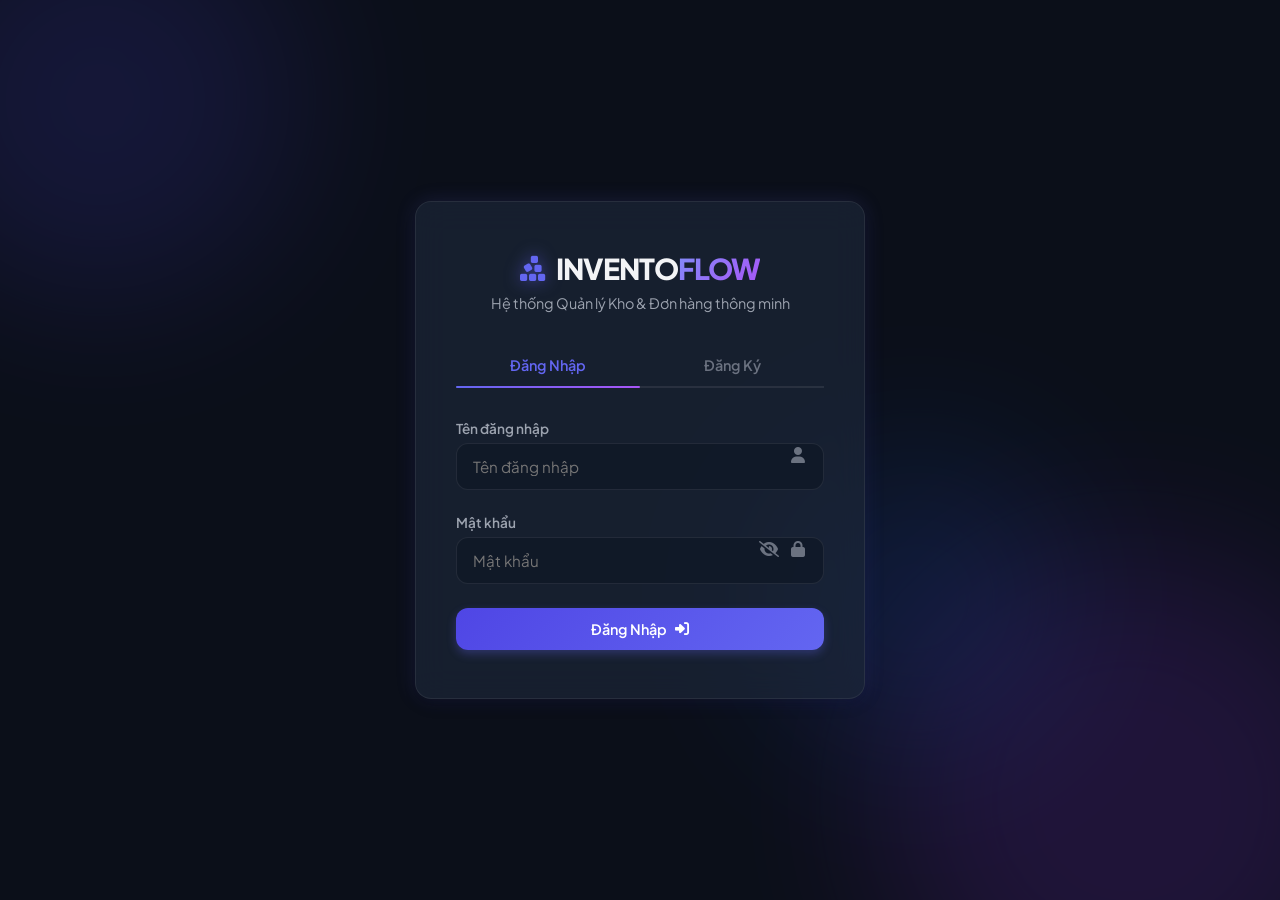
<file: INVENTO-FLOW/wwwroot/index.html>
<!DOCTYPE html>
<html lang="vi">
<head>
    <meta charset="UTF-8">
    <meta name="viewport" content="width=device-width, initial-scale=1.0">
    <title>InventoFlow - Hệ Thống Quản Lý Kho & Đơn Hàng</title>
    <meta name="description" content="Hệ thống quản lý kho hàng, sản phẩm và đơn đặt hàng InventoFlow cao cấp.">
    <!-- Google Fonts -->
    <link rel="preconnect" href="https://fonts.googleapis.com">
    <link rel="preconnect" href="https://fonts.gstatic.com" crossorigin>
    <link href="https://fonts.googleapis.com/css2?family=Plus+Jakarta+Sans:wght@300;400;500;600;700;800&display=swap" rel="stylesheet">
    <!-- FontAwesome Icons -->
    <link rel="stylesheet" href="https://cdnjs.cloudflare.com/ajax/libs/font-awesome/6.4.0/css/all.min.css">
    <!-- Custom Style CSS -->
    <link rel="stylesheet" href="css/style.css">
</head>
<body class="dark-theme">
    
    <!-- Toast Notification -->
    <div id="toast-container"></div>

    <!-- Auth View -->
    <section id="auth-section" class="auth-section">
        <div class="auth-bg-animation">
            <div class="blob blob-1"></div>
            <div class="blob blob-2"></div>
            <div class="blob blob-3"></div>
        </div>
        <div class="auth-card">
            <div class="auth-header">
                <div class="logo">
                    <i class="fa-solid fa-cubes-stacked glow-icon"></i>
                    <span>INVENTO<span class="gradient-text">FLOW</span></span>
                </div>
                <p class="auth-subtitle">Hệ thống Quản lý Kho & Đơn hàng thông minh</p>
            </div>
            
            <div class="auth-tabs">
                <button id="tab-login-btn" class="auth-tab active" onclick="switchAuthTab('login')">Đăng Nhập</button>
                <button id="tab-register-btn" class="auth-tab" onclick="switchAuthTab('register')">Đăng Ký</button>
            </div>

            <!-- Login Form -->
            <form id="login-form" class="auth-form" onsubmit="handleLogin(event)">
                <div class="input-group">
                    <i class="fa-solid fa-user input-icon"></i>
                    <input type="text" id="login-username" placeholder="Tên đăng nhập" required autocomplete="username">
                    <label for="login-username">Tên đăng nhập</label>
                </div>
                <div class="input-group">
                    <i class="fa-solid fa-lock input-icon"></i>
                    <input type="password" id="login-password" placeholder="Mật khẩu" required autocomplete="current-password">
                    <label for="login-password">Mật khẩu</label>
                    <i class="fa-solid fa-eye-slash toggle-password" onclick="togglePasswordVisibility('login-password', this)"></i>
                </div>
                <button type="submit" id="btn-login-submit" class="btn-primary btn-block">
                    <span>Đăng Nhập</span>
                    <i class="fa-solid fa-right-to-bracket"></i>
                </button>
            </form>

            <!-- Register Form -->
            <form id="register-form" class="auth-form hidden" onsubmit="handleRegister(event)">
                <div class="input-group">
                    <i class="fa-solid fa-user input-icon"></i>
                    <input type="text" id="register-username" placeholder="Tên đăng nhập" required autocomplete="username">
                    <label for="register-username">Tên đăng nhập</label>
                </div>
                <div class="input-group">
                    <i class="fa-solid fa-lock input-icon"></i>
                    <input type="password" id="register-password" placeholder="Mật khẩu" required autocomplete="new-password">
                    <label for="register-password">Mật khẩu</label>
                    <i class="fa-solid fa-eye-slash toggle-password" onclick="togglePasswordVisibility('register-password', this)"></i>
                </div>
                <div class="input-group">
                    <i class="fa-solid fa-circle-check input-icon"></i>
                    <input type="password" id="register-confirm-password" placeholder="Xác nhận mật khẩu" required autocomplete="new-password">
                    <label for="register-confirm-password">Xác nhận mật khẩu</label>
                    <i class="fa-solid fa-eye-slash toggle-password" onclick="togglePasswordVisibility('register-confirm-password', this)"></i>
                </div>
                <button type="submit" id="btn-register-submit" class="btn-primary btn-block">
                    <span>Tạo Tài Khoản</span>
                    <i class="fa-solid fa-user-plus"></i>
                </button>
            </form>
        </div>
    </section>

    <!-- App View (Dashboard) -->
    <section id="app-section" class="app-section hidden">
        <!-- Sidebar Navigation -->
        <aside class="sidebar">
            <div class="sidebar-header">
                <div class="logo">
                    <i class="fa-solid fa-cubes-stacked glow-icon"></i>
                    <span>INVENTO<span class="gradient-text">FLOW</span></span>
                </div>
            </div>
            
            <div class="user-profile-card">
                <div class="avatar">
                    <i class="fa-solid fa-user-astronaut"></i>
                </div>
                <div class="user-info">
                    <h4 id="user-display-name">Guest</h4>
                    <span id="user-display-role" class="role-badge user-role">User</span>
                </div>
            </div>

            <nav class="sidebar-nav">
                <ul>
                    <li>
                        <button class="nav-btn active" data-tab="dashboard-tab" onclick="switchTab('dashboard-tab')">
                            <i class="fa-solid fa-chart-line"></i>
                            <span>Tổng Quan</span>
                        </button>
                    </li>
                    <li>
                        <button class="nav-btn" data-tab="products-tab" onclick="switchTab('products-tab')">
                            <i class="fa-solid fa-boxes-stacked"></i>
                            <span>Sản Phẩm</span>
                        </button>
                    </li>
                    <li>
                        <button class="nav-btn" data-tab="orders-tab" onclick="switchTab('orders-tab')">
                            <i class="fa-solid fa-receipt"></i>
                            <span>Đơn Hàng</span>
                        </button>
                    </li>
                    <li>
                        <button class="nav-btn" data-tab="categories-tab" onclick="switchTab('categories-tab')">
                            <i class="fa-solid fa-tags"></i>
                            <span>Danh Mục</span>
                        </button>
                    </li>
                    <li>
                        <button class="nav-btn" data-tab="suppliers-tab" onclick="switchTab('suppliers-tab')">
                            <i class="fa-solid fa-truck-field"></i>
                            <span>Nhà Cung Cấp</span>
                        </button>
                    </li>
                </ul>
            </nav>

            <div class="sidebar-footer">
                <button class="btn-logout" onclick="handleLogout()">
                    <i class="fa-solid fa-power-off"></i>
                    <span>Đăng Xuất</span>
                </button>
            </div>
        </aside>

        <!-- Main Body -->
        <main class="main-content">
            <!-- Header bar -->
            <header class="topbar">
                <div class="page-title">
                    <h2 id="current-tab-title">Tổng Quan</h2>
                </div>
                <div class="topbar-actions">
                    <button class="theme-toggle-btn" onclick="toggleTheme()" title="Đổi giao diện">
                        <i class="fa-solid fa-sun icon-light"></i>
                        <i class="fa-solid fa-moon icon-dark"></i>
                    </button>
                    <div class="status-indicator">
                        <span class="pulse-dot green"></span>
                        <span class="status-text">Kết nối DB: OK</span>
                    </div>
                </div>
            </header>

            <!-- TAB CONTENT CONTAINER -->
            <div class="content-body">
                
                <!-- 1. DASHBOARD TAB -->
                <div id="dashboard-tab" class="tab-pane active">
                    <div class="stats-grid">
                        <div class="stat-card">
                            <div class="stat-icon bg-indigo">
                                <i class="fa-solid fa-boxes-stacked"></i>
                            </div>
                            <div class="stat-info">
                                <h3>Sản Phẩm</h3>
                                <p id="stat-products-count">-</p>
                            </div>
                            <div class="stat-trend positive">
                                <i class="fa-solid fa-arrow-up"></i> 100%
                            </div>
                        </div>
                        <div class="stat-card">
                            <div class="stat-icon bg-purple">
                                <i class="fa-solid fa-receipt"></i>
                            </div>
                            <div class="stat-info">
                                <h3>Đơn Hàng</h3>
                                <p id="stat-orders-count">-</p>
                            </div>
                            <div class="stat-trend positive">
                                <i class="fa-solid fa-circle-nodes"></i> Theo thời gian thực
                            </div>
                        </div>
                        <div class="stat-card">
                            <div class="stat-icon bg-blue">
                                <i class="fa-solid fa-tags"></i>
                            </div>
                            <div class="stat-info">
                                <h3>Danh Mục</h3>
                                <p id="stat-categories-count">-</p>
                            </div>
                            <div class="stat-trend text-muted">
                                <i class="fa-solid fa-hashtag"></i> Phân loại kho
                            </div>
                        </div>
                        <div class="stat-card">
                            <div class="stat-icon bg-emerald">
                                <i class="fa-solid fa-truck-field"></i>
                            </div>
                            <div class="stat-info">
                                <h3>Nhà Cung Cấp</h3>
                                <p id="stat-suppliers-count">-</p>
                            </div>
                            <div class="stat-trend text-muted">
                                <i class="fa-solid fa-handshake"></i> Đối tác tin cậy
                            </div>
                        </div>
                    </div>

                    <!-- Layout: Recent Orders + Low Stock Alerts -->
                    <div class="dashboard-details">
                        <!-- Inventory Alert -->
                        <div class="panel-card stock-alert-panel">
                            <div class="panel-header">
                                <h3><i class="fa-solid fa-triangle-exclamation text-amber"></i> Cảnh Báo Hết Hàng / Hạn Mức Tồn</h3>
                            </div>
                            <div class="panel-body">
                                <div class="table-container">
                                    <table id="low-stock-table">
                                        <thead>
                                            <tr>
                                                <th>Mã SKU</th>
                                                <th>Tên Sản Phẩm</th>
                                                <th>Số Lượng Tồn</th>
                                                <th>Trạng Thái</th>
                                            </tr>
                                        </thead>
                                        <tbody>
                                            <tr>
                                                <td colspan="4" class="text-center">Đang tải cảnh báo...</td>
                                            </tr>
                                        </tbody>
                                    </table>
                                </div>
                            </div>
                        </div>

                        <!-- System shortcuts or Quick Actions -->
                        <div class="panel-card quick-actions-panel">
                            <div class="panel-header">
                                <h3><i class="fa-solid fa-rocket text-indigo"></i> Phím Tắt Tiện Ích</h3>
                            </div>
                            <div class="panel-body">
                                <div class="quick-actions-grid">
                                    <button class="quick-action-btn" onclick="switchTab('products-tab'); openAddProductModal();">
                                        <i class="fa-solid fa-circle-plus text-indigo"></i>
                                        <span>Thêm Sản Phẩm Mới (Admin)</span>
                                    </button>
                                    <button class="quick-action-btn" onclick="switchTab('orders-tab'); openCreateOrderModal();">
                                        <i class="fa-solid fa-cart-shopping text-emerald"></i>
                                        <span>Tạo Đơn Hàng Mới</span>
                                    </button>
                                    <button class="quick-action-btn" onclick="refreshDashboardData()">
                                        <i class="fa-solid fa-arrows-rotate text-blue"></i>
                                        <span>Làm Mới Hệ Thống</span>
                                    </button>
                                    <button class="quick-action-btn" onclick="switchTab('categories-tab')">
                                        <i class="fa-solid fa-folder-plus text-purple"></i>
                                        <span>Quản Lý Phân Loại</span>
                                    </button>
                                </div>
                                <div class="project-info-card">
                                    <h4>Thông tin đồ án InventoFlow</h4>
                                    <p>Tích hợp EF Core, Swagger, JWT Auth, Global Exception, Rate Limiting, Response Compression.</p>
                                    <div class="badges">
                                        <span class="info-badge">.NET 8.0</span>
                                        <span class="info-badge">SQL Server</span>
                                        <span class="info-badge">Clean Architecture</span>
                                    </div>
                                </div>
                            </div>
                        </div>
                    </div>
                </div>

                <!-- 2. PRODUCTS TAB -->
                <div id="products-tab" class="tab-pane">
                    <div class="panel-card">
                        <div class="filter-bar">
                            <div class="search-box">
                                <i class="fa-solid fa-magnifying-glass"></i>
                                <input type="text" id="product-search-input" placeholder="Tìm sản phẩm theo tên, SKU..." oninput="handleProductSearch()">
                            </div>
                            
                            <div class="filter-controls">
                                <select id="product-filter-category" onchange="handleProductSearch()">
                                    <option value="">Tất cả Danh Mục</option>
                                </select>
                                <select id="product-filter-supplier" onchange="handleProductSearch()">
                                    <option value="">Tất cả Nhà Cung Cấp</option>
                                </select>
                                <select id="product-sort-by" onchange="handleProductSearch()">
                                    <option value="">Sắp xếp mặc định</option>
                                    <option value="name_asc">Tên (A-Z)</option>
                                    <option value="name_desc">Tên (Z-A)</option>
                                    <option value="price_asc">Giá (Thấp -> Cao)</option>
                                    <option value="price_desc">Giá (Cao -> Thấp)</option>
                                    <option value="stock_asc">Tồn kho (Thấp -> Cao)</option>
                                    <option value="stock_desc">Tồn kho (Cao -> Thấp)</option>
                                </select>
                                <button id="btn-add-product" class="btn-primary admin-only" onclick="openAddProductModal()">
                                    <i class="fa-solid fa-plus"></i>
                                    <span>Thêm Sản Phẩm</span>
                                </button>
                            </div>
                        </div>

                        <div class="table-container">
                            <table id="products-table">
                                <thead>
                                    <tr>
                                        <th>ID</th>
                                        <th>Mã SKU</th>
                                        <th>Tên Sản Phẩm</th>
                                        <th>Giá Bán</th>
                                        <th>Tồn Kho</th>
                                        <th>Danh Mục</th>
                                        <th>Nhà Cung Cấp</th>
                                        <th class="actions-col">Hành động</th>
                                    </tr>
                                </thead>
                                <tbody>
                                    <tr>
                                        <td colspan="8" class="text-center">Đang tải danh sách sản phẩm...</td>
                                    </tr>
                                </tbody>
                            </table>
                        </div>

                        <!-- Pagination -->
                        <div class="pagination-container">
                            <div class="pagination-info">
                                Hiển thị từ <span id="pagination-start">0</span> đến <span id="pagination-end">0</span> trong <span id="pagination-total">0</span> sản phẩm
                            </div>
                            <div class="pagination-buttons">
                                <button class="btn-icon" id="prev-page-btn" onclick="changeProductPage(-1)"><i class="fa-solid fa-chevron-left"></i></button>
                                <span class="page-number-indicator" id="current-page-num">1</span>
                                <button class="btn-icon" id="next-page-btn" onclick="changeProductPage(1)"><i class="fa-solid fa-chevron-right"></i></button>
                            </div>
                        </div>
                    </div>
                </div>

                <!-- 3. ORDERS TAB -->
                <div id="orders-tab" class="tab-pane">
                    <div class="panel-card">
                        <div class="filter-bar">
                            <div class="search-box">
                                <i class="fa-solid fa-file-invoice-dollar"></i>
                                <span style="font-weight: 600; font-size: 1rem;" class="panel-title-label">Danh sách Đơn Hàng</span>
                            </div>
                            
                            <div class="filter-controls">
                                <button class="btn-primary" onclick="openCreateOrderModal()">
                                    <i class="fa-solid fa-cart-shopping"></i>
                                    <span>Tạo Đơn Mới (Đặt Hàng)</span>
                                </button>
                            </div>
                        </div>

                        <div class="table-container">
                            <table id="orders-table">
                                <thead>
                                    <tr>
                                        <th>Mã ĐH</th>
                                        <th>Ngày Tạo</th>
                                        <th>Tổng Tiền</th>
                                        <th>ID Khách/Nhân viên</th>
                                        <th>Chi Tiết</th>
                                    </tr>
                                </thead>
                                <tbody>
                                    <tr>
                                        <td colspan="5" class="text-center">Đang tải danh sách đơn hàng...</td>
                                    </tr>
                                </tbody>
                            </table>
                        </div>
                    </div>
                </div>

                <!-- 4. CATEGORIES TAB -->
                <div id="categories-tab" class="tab-pane">
                    <div class="categories-layout">
                        <!-- List Categories -->
                        <div class="panel-card">
                            <div class="filter-bar">
                                <h3>Danh Mục Sản Phẩm</h3>
                                <button id="btn-add-category" class="btn-primary admin-only" onclick="openAddCategoryModal()">
                                    <i class="fa-solid fa-plus"></i>
                                    <span>Thêm Danh Mục</span>
                                </button>
                            </div>
                            <div class="table-container">
                                <table id="categories-table">
                                    <thead>
                                        <tr>
                                            <th>ID</th>
                                            <th>Tên Danh Mục</th>
                                            <th class="actions-col">Hành Động</th>
                                        </tr>
                                    </thead>
                                    <tbody>
                                        <tr>
                                            <td colspan="3" class="text-center">Đang tải danh mục...</td>
                                        </tr>
                                    </tbody>
                                </table>
                            </div>
                        </div>
                    </div>
                </div>

                <!-- 5. SUPPLIERS TAB -->
                <div id="suppliers-tab" class="tab-pane">
                    <div class="suppliers-layout">
                        <!-- List Suppliers -->
                        <div class="panel-card">
                            <div class="filter-bar">
                                <h3>Nhà Cung Cấp</h3>
                                <button id="btn-add-supplier" class="btn-primary admin-only" onclick="openAddSupplierModal()">
                                    <i class="fa-solid fa-plus"></i>
                                    <span>Thêm Nhà Cung Cấp</span>
                                </button>
                            </div>
                            <div class="table-container">
                                <table id="suppliers-table">
                                    <thead>
                                        <tr>
                                            <th>ID</th>
                                            <th>Tên Nhà Cung Cấp</th>
                                            <th>Địa Chỉ</th>
                                            <th>Số Điện Thoại</th>
                                            <th class="actions-col">Hành Động</th>
                                        </tr>
                                    </thead>
                                    <tbody>
                                        <tr>
                                            <td colspan="5" class="text-center">Đang tải nhà cung cấp...</td>
                                        </tr>
                                    </tbody>
                                </table>
                            </div>
                        </div>
                    </div>
                </div>

            </div>
        </main>
    </section>

    <!-- ==================== MODAL WINDOWS ==================== -->

    <!-- 1. PRODUCT MODAL (ADD / EDIT) -->
    <div id="product-modal" class="modal">
        <div class="modal-content glass-effect">
            <div class="modal-header">
                <h3 id="product-modal-title">Thêm Sản Phẩm Mới</h3>
                <button class="close-btn" onclick="closeModal('product-modal')">&times;</button>
            </div>
            <form id="product-form" onsubmit="handleProductSubmit(event)">
                <input type="hidden" id="product-id">
                <div class="form-grid">
                    <div class="form-group">
                        <label for="product-name">Tên sản phẩm *</label>
                        <input type="text" id="product-name" required placeholder="Ví dụ: Máy ảnh Sony Alpha 7">
                    </div>
                    <div class="form-group">
                        <label for="product-sku">Mã SKU *</label>
                        <input type="text" id="product-sku" required placeholder="Ví dụ: SP-SONY-A7">
                    </div>
                    <div class="form-group">
                        <label for="product-price">Giá Bán *</label>
                        <input type="number" id="product-price" required min="0" step="any" placeholder="Nhập giá VNĐ">
                    </div>
                    <div class="form-group">
                        <label for="product-stock">Số Lượng Kho *</label>
                        <input type="number" id="product-stock" required min="0" placeholder="Nhập số lượng tồn">
                    </div>
                    <div class="form-group">
                        <label for="product-category">Danh mục</label>
                        <select id="product-category">
                            <option value="">Chọn danh mục</option>
                        </select>
                    </div>
                    <div class="form-group">
                        <label for="product-supplier">Nhà cung cấp</label>
                        <select id="product-supplier">
                            <option value="">Chọn nhà cung cấp</option>
                        </select>
                    </div>
                </div>
                <div class="modal-footer">
                    <button type="button" class="btn-secondary" onclick="closeModal('product-modal')">Hủy bỏ</button>
                    <button type="submit" class="btn-primary">Lưu Lại</button>
                </div>
            </form>
        </div>
    </div>

    <!-- 2. CREATE ORDER MODAL -->
    <div id="order-modal" class="modal">
        <div class="modal-content glass-effect large-modal">
            <div class="modal-header">
                <h3>Tạo Đơn Hàng Mới</h3>
                <button class="close-btn" onclick="closeModal('order-modal')">&times;</button>
            </div>
            <div class="order-modal-layout">
                <!-- Select products area -->
                <div class="order-catalog-section">
                    <h4>Chọn sản phẩm mua</h4>
                    <div class="catalog-search">
                        <input type="text" id="catalog-search-input" placeholder="Tìm sản phẩm..." oninput="filterCatalog()">
                    </div>
                    <div class="catalog-list" id="catalog-products-list">
                        <!-- Dynamically filled with products cards -->
                        <div class="text-center py-4">Đang tải sản phẩm...</div>
                    </div>
                </div>
                <!-- Cart details area -->
                <div class="order-cart-section">
                    <h4>Giỏ hàng của bạn</h4>
                    <div class="cart-items-container" id="cart-items-list">
                        <div class="empty-cart-message">Chưa có sản phẩm nào được chọn.</div>
                    </div>
                    <div class="cart-summary">
                        <div class="summary-row">
                            <span>Số lượng sản phẩm:</span>
                            <span id="cart-total-qty" style="font-weight:600;">0</span>
                        </div>
                        <div class="summary-row total">
                            <span>Tổng Tiền:</span>
                            <span id="cart-total-price" style="font-weight:700; color:var(--indigo-400);">0 ₫</span>
                        </div>
                    </div>
                    <div class="cart-actions">
                        <button type="button" class="btn-secondary btn-block" onclick="clearCart()">Xóa giỏ hàng</button>
                        <button type="button" class="btn-success btn-block" onclick="submitOrder()">
                            <i class="fa-solid fa-circle-check"></i> Hoàn tất đặt hàng
                        </button>
                    </div>
                </div>
            </div>
        </div>
    </div>

    <!-- 3. ORDER DETAIL MODAL -->
    <div id="order-detail-modal" class="modal">
        <div class="modal-content glass-effect">
            <div class="modal-header">
                <h3>Chi Tiết Đơn Hàng #<span id="detail-order-id">-</span></h3>
                <button class="close-btn" onclick="closeModal('order-detail-modal')">&times;</button>
            </div>
            <div class="order-detail-body">
                <div class="order-meta-info">
                    <p><strong>Ngày tạo:</strong> <span id="detail-order-date">-</span></p>
                    <p><strong>Khách hàng/Nhân viên:</strong> <span id="detail-order-user">-</span></p>
                </div>
                <h4>Chi tiết mặt hàng:</h4>
                <div class="table-container">
                    <table id="order-detail-table">
                        <thead>
                            <tr>
                                <th>Mã Sản Phẩm</th>
                                <th>Tên Sản Phẩm</th>
                                <th>Số Lượng</th>
                                <th>Giá Bán Lúc Mua</th>
                                <th>Thành Tiền</th>
                            </tr>
                        </thead>
                        <tbody>
                            <!-- Dynamically generated rows -->
                        </tbody>
                    </table>
                </div>
                <div class="order-detail-summary">
                    <div class="detail-total-row">
                        <span>Tổng tiền thanh toán:</span>
                        <span id="detail-order-total" style="font-size:1.2rem; font-weight:700; color:var(--indigo-400);">-</span>
                    </div>
                </div>
            </div>
            <div class="modal-footer">
                <button type="button" class="btn-primary" onclick="closeModal('order-detail-modal')">Đóng</button>
            </div>
        </div>
    </div>

    <!-- 4. CATEGORY MODAL -->
    <div id="category-modal" class="modal">
        <div class="modal-content glass-effect">
            <div class="modal-header">
                <h3 id="category-modal-title">Thêm Danh Mục Mới</h3>
                <button class="close-btn" onclick="closeModal('category-modal')">&times;</button>
            </div>
            <form id="category-form" onsubmit="handleCategorySubmit(event)">
                <input type="hidden" id="category-id">
                <div class="form-group">
                    <label for="category-name">Tên danh mục *</label>
                    <input type="text" id="category-name" required placeholder="Ví dụ: Thiết bị di động">
                </div>
                <div class="modal-footer">
                    <button type="button" class="btn-secondary" onclick="closeModal('category-modal')">Hủy bỏ</button>
                    <button type="submit" class="btn-primary">Lưu Lại</button>
                </div>
            </form>
        </div>
    </div>

    <!-- 5. SUPPLIER MODAL -->
    <div id="supplier-modal" class="modal">
        <div class="modal-content glass-effect">
            <div class="modal-header">
                <h3 id="supplier-modal-title">Thêm Nhà Cung Cấp Mới</h3>
                <button class="close-btn" onclick="closeModal('supplier-modal')">&times;</button>
            </div>
            <form id="supplier-form" onsubmit="handleSupplierSubmit(event)">
                <input type="hidden" id="supplier-id">
                <div class="form-group">
                    <label for="supplier-name">Tên nhà cung cấp *</label>
                    <input type="text" id="supplier-name" required placeholder="Ví dụ: Tập đoàn Samsung">
                </div>
                <div class="form-group">
                    <label for="supplier-address">Địa chỉ</label>
                    <input type="text" id="supplier-address" placeholder="Ví dụ: Hà Nội, Việt Nam">
                </div>
                <div class="form-group">
                    <label for="supplier-phone">Số điện thoại</label>
                    <input type="text" id="supplier-phone" placeholder="Ví dụ: 0987654321">
                </div>
                <div class="modal-footer">
                    <button type="button" class="btn-secondary" onclick="closeModal('supplier-modal')">Hủy bỏ</button>
                    <button type="submit" class="btn-primary">Lưu Lại</button>
                </div>
            </form>
        </div>
    </div>

    <!-- JavaScript App Code -->
    <script src="js/app.js"></script>
</body>
</html>
</file>
<file: INVENTO-FLOW/wwwroot/css/style.css>
/* ==========================================
   INVENTO-FLOW DESIGN SYSTEM & UTILITIES
   ========================================== */

:root {
    /* Fonts */
    --font-family: 'Plus Jakarta Sans', -apple-system, BlinkMacSystemFont, "Segoe UI", Roboto, sans-serif;
    
    /* Common Colors */
    --indigo-400: #818cf8;
    --indigo-500: #6366f1;
    --indigo-600: #4f46e5;
    --indigo-700: #4338ca;
    
    --purple-500: #a855f7;
    --purple-600: #9333ea;
    
    --blue-500: #3b82f6;
    --blue-600: #2563eb;
    
    --emerald-500: #10b981;
    --emerald-600: #059669;
    
    --amber-500: #f59e0b;
    --amber-600: #d97706;
    
    --rose-500: #f43f5e;
    --rose-600: #e11d48;
    
    --transition-fast: 0.2s ease;
    --transition-normal: 0.3s cubic-bezier(0.4, 0, 0.2, 1);
    
    --shadow-sm: 0 1px 2px 0 rgba(0, 0, 0, 0.05);
    --shadow-md: 0 4px 6px -1px rgba(0, 0, 0, 0.1), 0 2px 4px -1px rgba(0, 0, 0, 0.06);
    --shadow-lg: 0 10px 15px -3px rgba(0, 0, 0, 0.1), 0 4px 6px -2px rgba(0, 0, 0, 0.05);
    --shadow-glow: 0 0 20px rgba(99, 102, 241, 0.15);
    
    --radius-sm: 8px;
    --radius-md: 12px;
    --radius-lg: 16px;
    --radius-full: 9999px;
}

/* Dark Theme Variables */
body.dark-theme {
    --bg-primary: #0b0f19;
    --bg-secondary: #111827;
    --bg-sidebar: #0e1320;
    --card-bg: rgba(30, 41, 59, 0.65);
    --card-border: rgba(255, 255, 255, 0.07);
    --text-primary: #f3f4f6;
    --text-secondary: #9ca3af;
    --text-muted: #6b7280;
    --border-color: rgba(255, 255, 255, 0.08);
    --input-bg: rgba(17, 24, 39, 0.8);
    --hover-bg: rgba(255, 255, 255, 0.05);
    --glow-color: rgba(99, 102, 241, 0.2);
}

/* Light Theme Variables */
body:not(.dark-theme) {
    --bg-primary: #f8fafc;
    --bg-secondary: #f1f5f9;
    --bg-sidebar: #ffffff;
    --card-bg: rgba(255, 255, 255, 0.8);
    --card-border: rgba(15, 23, 42, 0.08);
    --text-primary: #0f172a;
    --text-secondary: #475569;
    --text-muted: #94a3b8;
    --border-color: rgba(15, 23, 42, 0.09);
    --input-bg: #ffffff;
    --hover-bg: rgba(99, 102, 241, 0.05);
    --glow-color: rgba(99, 102, 241, 0.08);
}

/* Base resets & styles */
* {
    margin: 0;
    padding: 0;
    box-sizing: border-box;
    font-family: var(--font-family);
}

body {
    background-color: var(--bg-primary);
    color: var(--text-primary);
    min-height: 100vh;
    overflow-x: hidden;
    transition: background-color var(--transition-normal), color var(--transition-normal);
}

/* Custom scrollbar */
::-webkit-scrollbar {
    width: 8px;
    height: 8px;
}
::-webkit-scrollbar-track {
    background: var(--bg-primary);
}
::-webkit-scrollbar-thumb {
    background: var(--text-muted);
    border-radius: var(--radius-full);
}
::-webkit-scrollbar-thumb:hover {
    background: var(--text-secondary);
}

/* Typography elements */
h1, h2, h3, h4, h5, h6 {
    font-weight: 700;
    letter-spacing: -0.02em;
}

a {
    color: var(--indigo-500);
    text-decoration: none;
    transition: color var(--transition-fast);
}
a:hover {
    color: var(--indigo-400);
}

/* Helpers */
.hidden {
    display: none !important;
}
.text-center { text-align: center; }
.text-right { text-align: right; }
.text-muted { color: var(--text-muted) !important; }
.text-amber { color: var(--amber-500); }
.py-4 { padding-top: 1rem; padding-bottom: 1rem; }

/* Buttons */
button {
    font-family: var(--font-family);
    cursor: pointer;
    border: none;
    outline: none;
    background: none;
    font-weight: 600;
    font-size: 0.9rem;
    transition: all var(--transition-fast);
}

.btn-primary {
    background: linear-gradient(135deg, var(--indigo-600), var(--indigo-500));
    color: #ffffff;
    padding: 0.75rem 1.5rem;
    border-radius: var(--radius-md);
    box-shadow: 0 4px 10px rgba(99, 102, 241, 0.3);
    display: inline-flex;
    align-items: center;
    justify-content: center;
    gap: 0.5rem;
}
.btn-primary:hover {
    background: linear-gradient(135deg, var(--indigo-500), var(--indigo-700));
    transform: translateY(-2px);
    box-shadow: 0 6px 14px rgba(99, 102, 241, 0.4);
}
.btn-primary:active {
    transform: translateY(0);
}

.btn-secondary {
    background-color: var(--hover-bg);
    border: 1px solid var(--border-color);
    color: var(--text-primary);
    padding: 0.75rem 1.5rem;
    border-radius: var(--radius-md);
    display: inline-flex;
    align-items: center;
    justify-content: center;
    gap: 0.5rem;
}
.btn-secondary:hover {
    background-color: var(--border-color);
}

.btn-success {
    background: linear-gradient(135deg, var(--emerald-600), var(--emerald-500));
    color: #ffffff;
    padding: 0.75rem 1.5rem;
    border-radius: var(--radius-md);
    box-shadow: 0 4px 10px rgba(16, 185, 129, 0.2);
    display: inline-flex;
    align-items: center;
    justify-content: center;
    gap: 0.5rem;
}
.btn-success:hover {
    background: linear-gradient(135deg, var(--emerald-500), var(--emerald-600));
    transform: translateY(-2px);
}

.btn-danger {
    background: linear-gradient(135deg, var(--rose-600), var(--rose-500));
    color: #ffffff;
    padding: 0.75rem 1.5rem;
    border-radius: var(--radius-md);
    box-shadow: 0 4px 10px rgba(244, 63, 94, 0.2);
    display: inline-flex;
    align-items: center;
    justify-content: center;
    gap: 0.5rem;
}
.btn-danger:hover {
    background: linear-gradient(135deg, var(--rose-500), var(--rose-600));
    transform: translateY(-2px);
}

.btn-block {
    width: 100%;
}

.btn-icon {
    width: 40px;
    height: 40px;
    border-radius: var(--radius-md);
    display: flex;
    align-items: center;
    justify-content: center;
    background-color: var(--hover-bg);
    border: 1px solid var(--border-color);
    color: var(--text-primary);
}
.btn-icon:hover {
    background-color: var(--border-color);
}
.btn-icon.edit-btn {
    color: var(--indigo-500);
}
.btn-icon.delete-btn {
    color: var(--rose-500);
}

/* Badges */
.role-badge {
    padding: 0.2rem 0.6rem;
    border-radius: var(--radius-full);
    font-size: 0.75rem;
    font-weight: 700;
    text-transform: uppercase;
}
.admin-role {
    background-color: rgba(245, 158, 11, 0.15);
    color: var(--amber-500);
    border: 1px solid rgba(245, 158, 11, 0.3);
}
.user-role {
    background-color: rgba(99, 102, 241, 0.15);
    color: var(--indigo-400);
    border: 1px solid rgba(99, 102, 241, 0.3);
}

.stock-badge {
    padding: 0.25rem 0.5rem;
    border-radius: var(--radius-sm);
    font-size: 0.8rem;
    font-weight: 600;
}
.stock-badge.instock {
    background-color: rgba(16, 185, 129, 0.15);
    color: var(--emerald-500);
}
.stock-badge.outofstock {
    background-color: rgba(244, 63, 94, 0.15);
    color: var(--rose-500);
}
.stock-badge.lowstock {
    background-color: rgba(245, 158, 11, 0.15);
    color: var(--amber-500);
}

/* ==========================================
   TOAST NOTIFICATIONS
   ========================================== */
#toast-container {
    position: fixed;
    top: 20px;
    right: 20px;
    z-index: 9999;
    display: flex;
    flex-direction: column;
    gap: 10px;
}

.toast {
    background-color: var(--card-bg);
    border-left: 4px solid var(--indigo-500);
    border-top: 1px solid var(--card-border);
    border-right: 1px solid var(--card-border);
    border-bottom: 1px solid var(--card-border);
    color: var(--text-primary);
    padding: 1rem 1.25rem;
    border-radius: var(--radius-md);
    box-shadow: var(--shadow-lg);
    display: flex;
    align-items: center;
    gap: 0.75rem;
    min-width: 300px;
    backdrop-filter: blur(12px);
    animation: slideIn 0.3s cubic-bezier(0.175, 0.885, 0.32, 1.275) forwards;
    transition: all 0.3s;
}

.toast.success {
    border-left-color: var(--emerald-500);
}
.toast.error {
    border-left-color: var(--rose-500);
}
.toast.warning {
    border-left-color: var(--amber-500);
}

.toast-message {
    font-weight: 500;
    font-size: 0.9rem;
}

@keyframes slideIn {
    from {
        transform: translateX(100%);
        opacity: 0;
    }
    to {
        transform: translateX(0);
        opacity: 1;
    }
}

/* ==========================================
   AUTH SECTION
   ========================================== */
.auth-section {
    display: flex;
    align-items: center;
    justify-content: center;
    min-height: 100vh;
    background-color: var(--bg-primary);
    position: relative;
    overflow: hidden;
}

.auth-bg-animation {
    position: absolute;
    top: 0;
    left: 0;
    right: 0;
    bottom: 0;
    z-index: 1;
}

.blob {
    position: absolute;
    border-radius: 50%;
    filter: blur(80px);
    opacity: 0.15;
    animation: float 20s infinite alternate;
}
.blob-1 {
    width: 400px;
    height: 400px;
    background-color: var(--indigo-600);
    top: -100px;
    left: -100px;
}
.blob-2 {
    width: 500px;
    height: 500px;
    background-color: var(--purple-600);
    bottom: -150px;
    right: -100px;
    animation-delay: -5s;
}
.blob-3 {
    width: 300px;
    height: 300px;
    background-color: var(--blue-600);
    top: 50%;
    left: 60%;
    animation-delay: -10s;
}

@keyframes float {
    0% { transform: translate(0, 0) scale(1); }
    100% { transform: translate(100px, 50px) scale(1.2); }
}

.auth-card {
    background-color: var(--card-bg);
    border: 1px solid var(--card-border);
    backdrop-filter: blur(16px);
    border-radius: var(--radius-lg);
    box-shadow: var(--shadow-lg), var(--shadow-glow);
    padding: 3rem 2.5rem;
    width: 100%;
    max-width: 450px;
    z-index: 2;
    animation: cardAppear 0.5s cubic-bezier(0.16, 1, 0.3, 1) forwards;
}

@keyframes cardAppear {
    from {
        opacity: 0;
        transform: translateY(20px);
    }
    to {
        opacity: 1;
        transform: translateY(0);
    }
}

.auth-header {
    text-align: center;
    margin-bottom: 2rem;
}

.logo {
    display: inline-flex;
    align-items: center;
    gap: 0.75rem;
    font-size: 1.8rem;
    font-weight: 800;
    color: var(--text-primary);
    letter-spacing: -0.03em;
}
.glow-icon {
    color: var(--indigo-500);
    filter: drop-shadow(0 0 8px rgba(99, 102, 241, 0.6));
}

.gradient-text {
    background: linear-gradient(135deg, var(--indigo-400), var(--purple-500));
    -webkit-background-clip: text;
    -webkit-text-fill-color: transparent;
}

.auth-subtitle {
    margin-top: 0.5rem;
    color: var(--text-secondary);
    font-size: 0.9rem;
}

.auth-tabs {
    display: flex;
    border-bottom: 2px solid var(--border-color);
    margin-bottom: 2rem;
}

.auth-tab {
    flex: 1;
    text-align: center;
    padding: 0.75rem;
    color: var(--text-muted);
    font-weight: 600;
    transition: all var(--transition-fast);
    position: relative;
}
.auth-tab.active {
    color: var(--indigo-500);
}
.auth-tab.active::after {
    content: '';
    position: absolute;
    bottom: -2px;
    left: 0;
    right: 0;
    height: 2px;
    background: linear-gradient(90deg, var(--indigo-500), var(--purple-500));
    border-radius: var(--radius-full);
}

.auth-form {
    display: flex;
    flex-direction: column;
    gap: 1.5rem;
}

.input-group {
    position: relative;
    display: flex;
    flex-direction: column-reverse;
}

.input-group input {
    background-color: var(--input-bg);
    border: 1.5px solid var(--border-color);
    border-radius: var(--radius-md);
    padding: 0.8rem 2.8rem 0.8rem 1rem;
    color: var(--text-primary);
    font-size: 0.95rem;
    transition: all var(--transition-fast);
    outline: none;
}
.input-group input:focus {
    border-color: var(--indigo-500);
    box-shadow: 0 0 0 3px var(--glow-color);
}

.input-group .input-icon {
    position: absolute;
    right: 1.2rem;
    top: 50%;
    transform: translateY(-50%);
    color: var(--text-muted);
    pointer-events: none;
    transition: color var(--transition-fast);
}
.input-group input:focus ~ .input-icon {
    color: var(--indigo-500);
}

.input-group label {
    font-size: 0.85rem;
    font-weight: 600;
    color: var(--text-secondary);
    margin-bottom: 0.4rem;
    pointer-events: none;
    transition: all var(--transition-fast);
}
.input-group input:focus ~ label {
    color: var(--indigo-500);
}

.toggle-password {
    position: absolute;
    right: 2.8rem;
    top: 50%;
    transform: translateY(-50%);
    color: var(--text-muted);
    cursor: pointer;
}
.toggle-password:hover {
    color: var(--text-primary);
}

/* ==========================================
   MAIN DASHBOARD INTERFACE
   ========================================== */
.app-section {
    display: flex;
    min-height: 100vh;
}

/* Sidebar styling */
.sidebar {
    width: 280px;
    background-color: var(--bg-sidebar);
    border-right: 1px solid var(--border-color);
    display: flex;
    flex-direction: column;
    padding: 2rem 1.5rem;
    flex-shrink: 0;
    transition: all var(--transition-normal);
}

.sidebar-header {
    margin-bottom: 2rem;
}

.user-profile-card {
    background-color: var(--hover-bg);
    border: 1px solid var(--border-color);
    border-radius: var(--radius-md);
    padding: 1rem;
    display: flex;
    align-items: center;
    gap: 0.75rem;
    margin-bottom: 2rem;
}
.user-profile-card .avatar {
    width: 48px;
    height: 48px;
    border-radius: var(--radius-full);
    background: linear-gradient(135deg, var(--indigo-500), var(--purple-500));
    color: #ffffff;
    display: flex;
    align-items: center;
    justify-content: center;
    font-size: 1.4rem;
}
.user-profile-card .user-info h4 {
    font-size: 0.95rem;
    font-weight: 700;
    color: var(--text-primary);
}

.sidebar-nav {
    flex: 1;
}
.sidebar-nav ul {
    list-style: none;
    display: flex;
    flex-direction: column;
    gap: 0.4rem;
}
.nav-btn {
    width: 100%;
    display: flex;
    align-items: center;
    gap: 0.75rem;
    padding: 0.85rem 1rem;
    border-radius: var(--radius-md);
    color: var(--text-secondary);
    text-align: left;
    transition: all var(--transition-fast);
}
.nav-btn i {
    font-size: 1.1rem;
    width: 20px;
    text-align: center;
}
.nav-btn:hover {
    color: var(--text-primary);
    background-color: var(--hover-bg);
}
.nav-btn.active {
    background-color: var(--indigo-600);
    color: #ffffff;
    box-shadow: 0 4px 10px rgba(79, 70, 229, 0.25);
}

.sidebar-footer {
    padding-top: 1.5rem;
    border-top: 1px solid var(--border-color);
}
.btn-logout {
    width: 100%;
    display: flex;
    align-items: center;
    gap: 0.75rem;
    padding: 0.85rem 1rem;
    border-radius: var(--radius-md);
    color: var(--rose-500);
    text-align: left;
}
.btn-logout:hover {
    background-color: rgba(244, 63, 94, 0.08);
}

/* Main Content styling */
.main-content {
    flex: 1;
    display: flex;
    flex-direction: column;
    background-color: var(--bg-primary);
    overflow-y: auto;
    height: 100vh;
}

.topbar {
    display: flex;
    align-items: center;
    justify-content: space-between;
    padding: 1.5rem 2rem;
    border-bottom: 1px solid var(--border-color);
    backdrop-filter: blur(8px);
    position: sticky;
    top: 0;
    z-index: 10;
    background-color: rgba(11, 15, 25, 0.4);
}
body:not(.dark-theme) .topbar {
    background-color: rgba(248, 250, 252, 0.4);
}

.theme-toggle-btn {
    width: 40px;
    height: 40px;
    border-radius: var(--radius-full);
    display: flex;
    align-items: center;
    justify-content: center;
    background-color: var(--hover-bg);
    border: 1px solid var(--border-color);
    color: var(--text-primary);
    font-size: 1.1rem;
}
.theme-toggle-btn:hover {
    transform: rotate(15deg);
    background-color: var(--border-color);
}

body.dark-theme .icon-light { display: none; }
body:not(.dark-theme) .icon-dark { display: none; }

.status-indicator {
    display: flex;
    align-items: center;
    gap: 0.5rem;
    background-color: var(--hover-bg);
    padding: 0.4rem 0.8rem;
    border-radius: var(--radius-full);
    border: 1px solid var(--border-color);
    font-size: 0.8rem;
    font-weight: 600;
}
.pulse-dot {
    width: 8px;
    height: 8px;
    border-radius: 50%;
}
.pulse-dot.green {
    background-color: var(--emerald-500);
    box-shadow: 0 0 8px var(--emerald-500);
    animation: pulse 1.5s infinite;
}
@keyframes pulse {
    0% { transform: scale(0.95); opacity: 0.5; }
    50% { transform: scale(1.2); opacity: 1; }
    100% { transform: scale(0.95); opacity: 0.5; }
}

.content-body {
    padding: 2rem;
    flex: 1;
}

.tab-pane {
    display: none;
    animation: tabAppear 0.3s ease-out forwards;
}
.tab-pane.active {
    display: block;
}

@keyframes tabAppear {
    from { opacity: 0; transform: translateY(10px); }
    to { opacity: 1; transform: translateY(0); }
}

/* Panels */
.panel-card {
    background-color: var(--card-bg);
    border: 1px solid var(--card-border);
    border-radius: var(--radius-lg);
    padding: 1.5rem;
    margin-bottom: 2rem;
    box-shadow: var(--shadow-sm);
    backdrop-filter: blur(12px);
}
.panel-header {
    border-bottom: 1px solid var(--border-color);
    padding-bottom: 1rem;
    margin-bottom: 1rem;
    display: flex;
    justify-content: space-between;
    align-items: center;
}

/* Stats Cards */
.stats-grid {
    display: grid;
    grid-template-columns: repeat(auto-fit, minmax(220px, 1fr));
    gap: 1.5rem;
    margin-bottom: 2rem;
}
.stat-card {
    background-color: var(--card-bg);
    border: 1px solid var(--card-border);
    border-radius: var(--radius-lg);
    padding: 1.5rem;
    display: flex;
    align-items: center;
    position: relative;
    overflow: hidden;
    box-shadow: var(--shadow-sm);
}
.stat-icon {
    width: 50px;
    height: 50px;
    border-radius: var(--radius-md);
    display: flex;
    align-items: center;
    justify-content: center;
    font-size: 1.5rem;
    color: #ffffff;
    margin-right: 1rem;
}
.stat-icon.bg-indigo { background: linear-gradient(135deg, var(--indigo-500), var(--indigo-700)); }
.stat-icon.bg-purple { background: linear-gradient(135deg, var(--purple-500), var(--purple-600)); }
.stat-icon.bg-blue { background: linear-gradient(135deg, var(--blue-500), var(--blue-600)); }
.stat-icon.bg-emerald { background: linear-gradient(135deg, var(--emerald-500), var(--emerald-600)); }

.stat-info h3 {
    font-size: 0.85rem;
    color: var(--text-secondary);
    font-weight: 600;
}
.stat-info p {
    font-size: 1.8rem;
    font-weight: 800;
    margin-top: 0.2rem;
}
.stat-trend {
    position: absolute;
    bottom: 0.75rem;
    right: 1rem;
    font-size: 0.75rem;
    font-weight: 700;
}
.stat-trend.positive { color: var(--emerald-500); }

/* Dashboard Detail Panels Layout */
.dashboard-details {
    display: grid;
    grid-template-columns: 2fr 1fr;
    gap: 1.5rem;
}
@media (max-width: 992px) {
    .dashboard-details {
        grid-template-columns: 1fr;
    }
}

/* Quick Actions */
.quick-actions-grid {
    display: grid;
    grid-template-columns: repeat(2, 1fr);
    gap: 1rem;
    margin-bottom: 1.5rem;
}
.quick-action-btn {
    background-color: var(--hover-bg);
    border: 1px solid var(--border-color);
    border-radius: var(--radius-md);
    padding: 1.25rem;
    display: flex;
    flex-direction: column;
    align-items: center;
    gap: 0.5rem;
    text-align: center;
}
.quick-action-btn i {
    font-size: 1.5rem;
}
.quick-action-btn span {
    font-size: 0.8rem;
    color: var(--text-secondary);
}
.quick-action-btn:hover {
    background-color: var(--border-color);
    transform: translateY(-2px);
}

.project-info-card {
    background-color: var(--hover-bg);
    border-radius: var(--radius-md);
    padding: 1rem;
}
.project-info-card h4 {
    font-size: 0.85rem;
    margin-bottom: 0.5rem;
}
.project-info-card p {
    font-size: 0.75rem;
    color: var(--text-secondary);
    line-height: 1.4;
    margin-bottom: 0.8rem;
}
.badges {
    display: flex;
    flex-wrap: wrap;
    gap: 0.4rem;
}
.info-badge {
    font-size: 0.7rem;
    font-weight: 700;
    padding: 0.15rem 0.5rem;
    background-color: rgba(99, 102, 241, 0.08);
    border: 1px solid rgba(99, 102, 241, 0.2);
    color: var(--indigo-400);
    border-radius: var(--radius-sm);
}

/* Filter bar styles */
.filter-bar {
    display: flex;
    justify-content: space-between;
    align-items: center;
    flex-wrap: wrap;
    gap: 1rem;
    margin-bottom: 1.5rem;
    border-bottom: 1px solid var(--border-color);
    padding-bottom: 1rem;
}

.search-box {
    position: relative;
    min-width: 250px;
    flex: 1;
}
.search-box input {
    width: 100%;
    background-color: var(--input-bg);
    border: 1px solid var(--border-color);
    border-radius: var(--radius-md);
    padding: 0.65rem 1rem 0.65rem 2.5rem;
    color: var(--text-primary);
    font-size: 0.9rem;
    outline: none;
}
.search-box i {
    position: absolute;
    left: 1rem;
    top: 50%;
    transform: translateY(-50%);
    color: var(--text-muted);
}
.search-box input:focus {
    border-color: var(--indigo-500);
}

.filter-controls {
    display: flex;
    gap: 0.75rem;
    flex-wrap: wrap;
}

select {
    background-color: var(--input-bg);
    border: 1px solid var(--border-color);
    border-radius: var(--radius-md);
    padding: 0.65rem 1rem;
    color: var(--text-primary);
    font-family: var(--font-family);
    outline: none;
}
select:focus {
    border-color: var(--indigo-500);
}

/* Table styles */
.table-container {
    overflow-x: auto;
    width: 100%;
    margin-bottom: 1rem;
}

table {
    width: 100%;
    border-collapse: collapse;
    text-align: left;
    font-size: 0.9rem;
}

th {
    padding: 0.85rem 1rem;
    font-weight: 700;
    color: var(--text-secondary);
    border-bottom: 1.5px solid var(--border-color);
    text-transform: uppercase;
    font-size: 0.75rem;
    letter-spacing: 0.05em;
}

td {
    padding: 1rem;
    border-bottom: 1px solid var(--border-color);
    color: var(--text-primary);
    vertical-align: middle;
}

tr:hover td {
    background-color: var(--hover-bg);
}

.actions-col {
    text-align: right;
    width: 120px;
}
.actions-cell {
    display: flex;
    justify-content: flex-end;
    gap: 0.5rem;
}

/* Pagination container */
.pagination-container {
    display: flex;
    justify-content: space-between;
    align-items: center;
    margin-top: 1.5rem;
    flex-wrap: wrap;
    gap: 1rem;
}
.pagination-info {
    font-size: 0.85rem;
    color: var(--text-secondary);
}
.pagination-buttons {
    display: flex;
    align-items: center;
    gap: 0.5rem;
}
.page-number-indicator {
    min-width: 32px;
    height: 32px;
    display: flex;
    align-items: center;
    justify-content: center;
    font-weight: 700;
    background-color: var(--indigo-600);
    color: #ffffff;
    border-radius: var(--radius-sm);
}

/* Admin controls authorization restriction indicators */
.admin-only {
    /* If user has no rights, we will modify classes or hide them via js */
}

/* Category and Supplier Layouts */
.categories-layout, .suppliers-layout {
    display: grid;
    grid-template-columns: 1fr;
    gap: 1.5rem;
}

/* ==========================================
   MODAL DIALOGS
   ========================================== */
.modal {
    position: fixed;
    top: 0;
    left: 0;
    right: 0;
    bottom: 0;
    background-color: rgba(0, 0, 0, 0.6);
    backdrop-filter: blur(4px);
    z-index: 100;
    display: flex;
    align-items: center;
    justify-content: center;
    opacity: 0;
    pointer-events: none;
    transition: opacity 0.3s;
}
.modal.active {
    opacity: 1;
    pointer-events: auto;
}

.modal-content {
    background-color: var(--bg-secondary);
    border: 1px solid var(--card-border);
    width: 90%;
    max-width: 550px;
    border-radius: var(--radius-lg);
    box-shadow: var(--shadow-lg);
    overflow: hidden;
    transform: scale(0.9);
    transition: transform 0.3s cubic-bezier(0.175, 0.885, 0.32, 1.275);
}
.modal.active .modal-content {
    transform: scale(1);
}

.modal-header {
    padding: 1.25rem 1.5rem;
    border-bottom: 1px solid var(--border-color);
    display: flex;
    justify-content: space-between;
    align-items: center;
}
.close-btn {
    font-size: 1.8rem;
    color: var(--text-muted);
}
.close-btn:hover {
    color: var(--text-primary);
}

.modal-content form {
    padding: 1.5rem;
    display: flex;
    flex-direction: column;
    gap: 1.25rem;
}

.form-grid {
    display: grid;
    grid-template-columns: 1fr 1fr;
    gap: 1.25rem;
}
@media (max-width: 576px) {
    .form-grid {
        grid-template-columns: 1fr;
    }
}

.form-group {
    display: flex;
    flex-direction: column;
    gap: 0.5rem;
}
.form-group label {
    font-size: 0.85rem;
    font-weight: 600;
    color: var(--text-secondary);
}
.form-group input, .form-group select {
    background-color: var(--input-bg);
    border: 1.5px solid var(--border-color);
    border-radius: var(--radius-md);
    padding: 0.7rem 1rem;
    color: var(--text-primary);
    font-size: 0.9rem;
    outline: none;
    transition: all var(--transition-fast);
}
.form-group input:focus, .form-group select:focus {
    border-color: var(--indigo-500);
}

.modal-footer {
    display: flex;
    justify-content: flex-end;
    gap: 0.75rem;
    margin-top: 1rem;
}

/* Large Modal layout (for Checkout system) */
.large-modal {
    max-width: 1000px;
    height: 90vh;
    max-height: 800px;
    display: flex;
    flex-direction: column;
}
.order-modal-layout {
    display: grid;
    grid-template-columns: 1.2fr 1fr;
    flex: 1;
    overflow: hidden;
}
@media (max-width: 800px) {
    .order-modal-layout {
        grid-template-columns: 1fr;
        grid-template-rows: 1fr 1fr;
    }
}

.order-catalog-section, .order-cart-section {
    padding: 1.5rem;
    display: flex;
    flex-direction: column;
    overflow: hidden;
}
.order-catalog-section {
    border-right: 1px solid var(--border-color);
}

.catalog-search {
    margin-top: 0.5rem;
    margin-bottom: 1rem;
}
.catalog-search input {
    width: 100%;
    background-color: var(--input-bg);
    border: 1px solid var(--border-color);
    border-radius: var(--radius-md);
    padding: 0.6rem 1rem;
    color: var(--text-primary);
    outline: none;
}

.catalog-list {
    flex: 1;
    overflow-y: auto;
    display: grid;
    grid-template-columns: repeat(auto-fill, minmax(180px, 1fr));
    gap: 1rem;
    padding-right: 0.5rem;
}

.catalog-item-card {
    background-color: var(--hover-bg);
    border: 1px solid var(--border-color);
    border-radius: var(--radius-md);
    padding: 1rem;
    display: flex;
    flex-direction: column;
    justify-content: space-between;
    transition: all var(--transition-fast);
}
.catalog-item-card:hover {
    border-color: var(--indigo-500);
    transform: translateY(-2px);
}
.catalog-item-info h5 {
    font-size: 0.85rem;
    font-weight: 700;
    margin-bottom: 0.25rem;
}
.catalog-item-sku {
    font-size: 0.75rem;
    color: var(--text-muted);
}
.catalog-item-price {
    font-size: 0.9rem;
    font-weight: 700;
    color: var(--indigo-400);
    margin-top: 0.5rem;
}
.catalog-item-stock {
    font-size: 0.75rem;
    margin-top: 0.25rem;
}

.cart-items-container {
    flex: 1;
    overflow-y: auto;
    display: flex;
    flex-direction: column;
    gap: 0.75rem;
    padding-right: 0.5rem;
}
.empty-cart-message {
    text-align: center;
    color: var(--text-muted);
    font-size: 0.9rem;
    margin-top: 3rem;
}

.cart-item {
    background-color: var(--hover-bg);
    border: 1px solid var(--border-color);
    border-radius: var(--radius-md);
    padding: 0.75rem 1rem;
    display: flex;
    align-items: center;
    justify-content: space-between;
}
.cart-item-details h5 {
    font-size: 0.85rem;
}
.cart-item-details p {
    font-size: 0.75rem;
    color: var(--text-muted);
}
.cart-item-controls {
    display: flex;
    align-items: center;
    gap: 0.5rem;
}
.cart-item-qty {
    font-weight: 700;
    font-size: 0.9rem;
    min-width: 20px;
    text-align: center;
}
.cart-item-btn {
    width: 26px;
    height: 26px;
    border-radius: var(--radius-sm);
    background-color: var(--border-color);
    display: flex;
    align-items: center;
    justify-content: center;
    font-size: 0.8rem;
    color: var(--text-primary);
}

.cart-summary {
    border-top: 1px solid var(--border-color);
    padding-top: 1rem;
    margin-top: 1rem;
    display: flex;
    flex-direction: column;
    gap: 0.5rem;
}
.summary-row {
    display: flex;
    justify-content: space-between;
    font-size: 0.85rem;
    color: var(--text-secondary);
}
.summary-row.total {
    font-size: 1.1rem;
    color: var(--text-primary);
    border-top: 1px dashed var(--border-color);
    padding-top: 0.5rem;
    margin-top: 0.25rem;
}

.cart-actions {
    margin-top: 1rem;
    display: flex;
    gap: 0.75rem;
}

/* Order Details CSS */
.order-meta-info {
    display: grid;
    grid-template-columns: 1fr 1fr;
    gap: 1rem;
    margin-bottom: 1.5rem;
    background-color: var(--hover-bg);
    border: 1px solid var(--border-color);
    padding: 1rem;
    border-radius: var(--radius-md);
    font-size: 0.85rem;
}
.order-detail-summary {
    margin-top: 1.5rem;
    border-top: 1px solid var(--border-color);
    padding-top: 1rem;
}
.detail-total-row {
    display: flex;
    justify-content: space-between;
    align-items: center;
    font-weight: 700;
}
</file>
